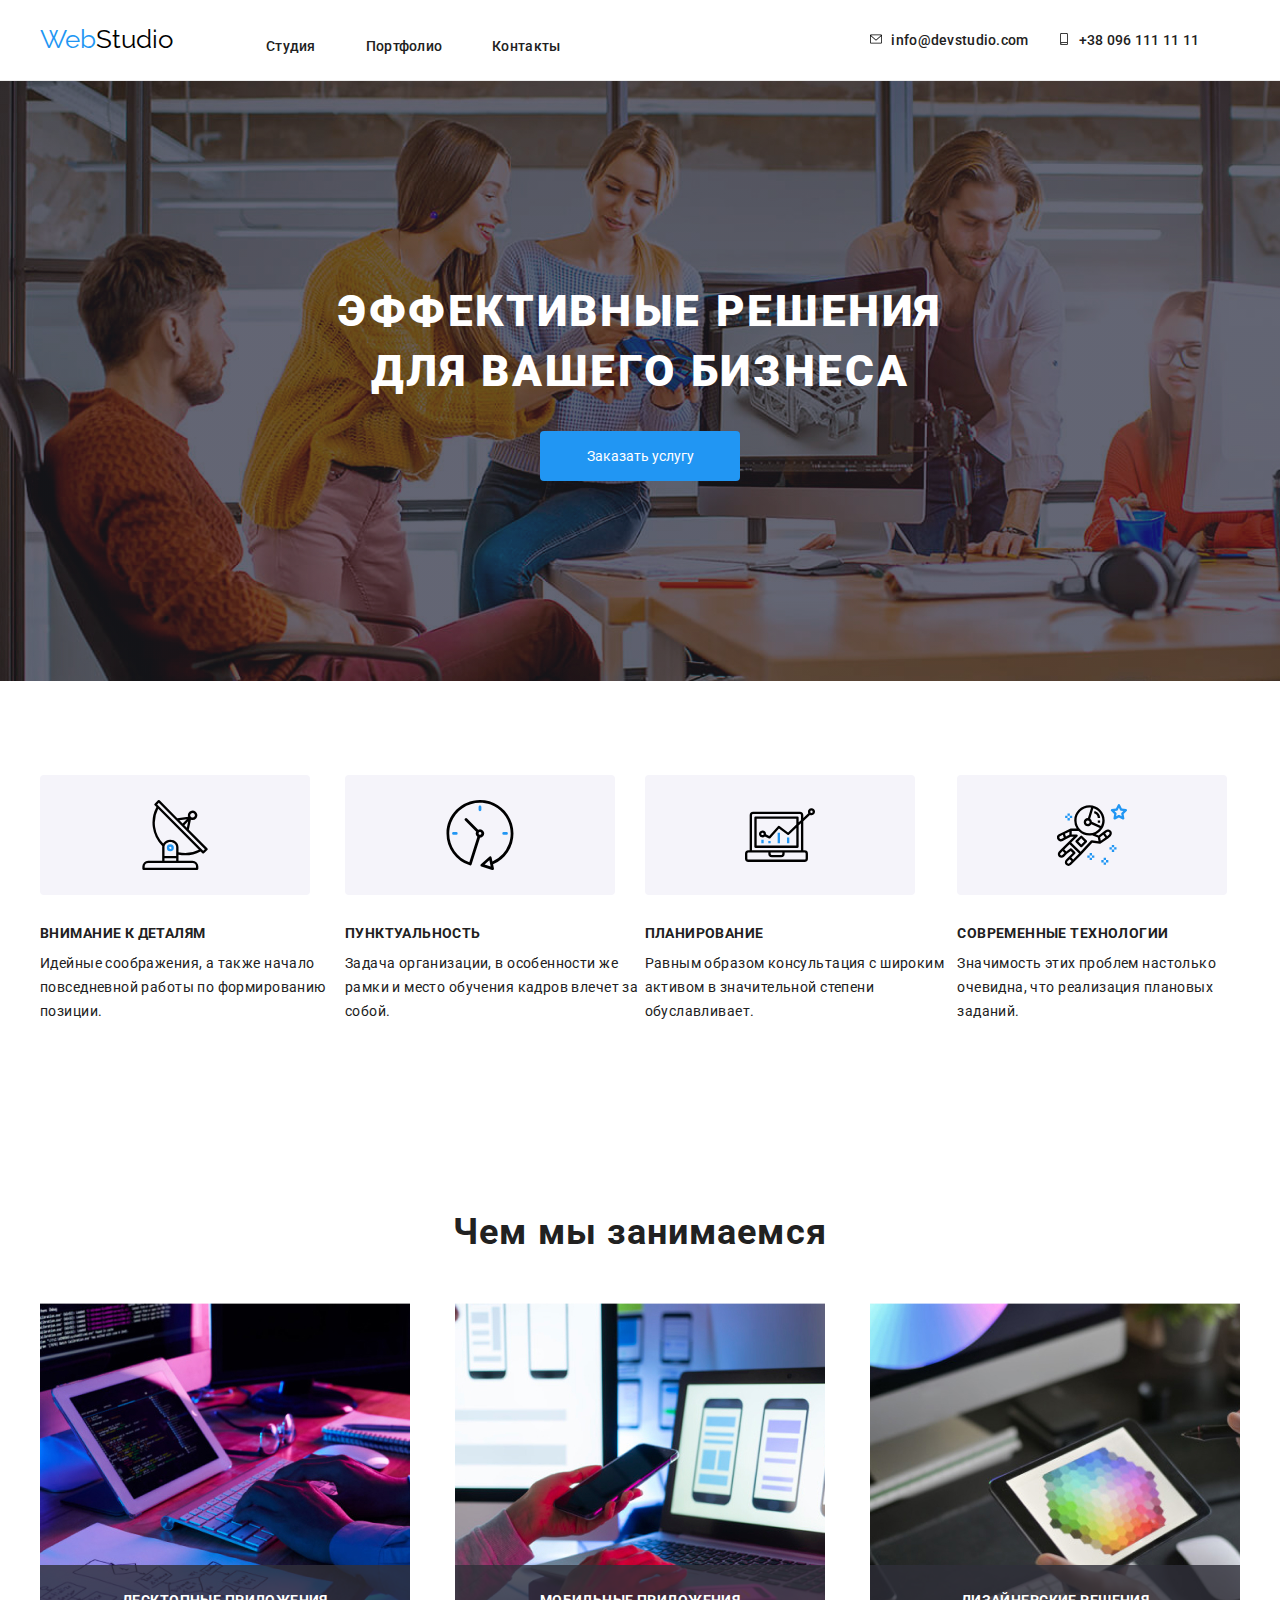
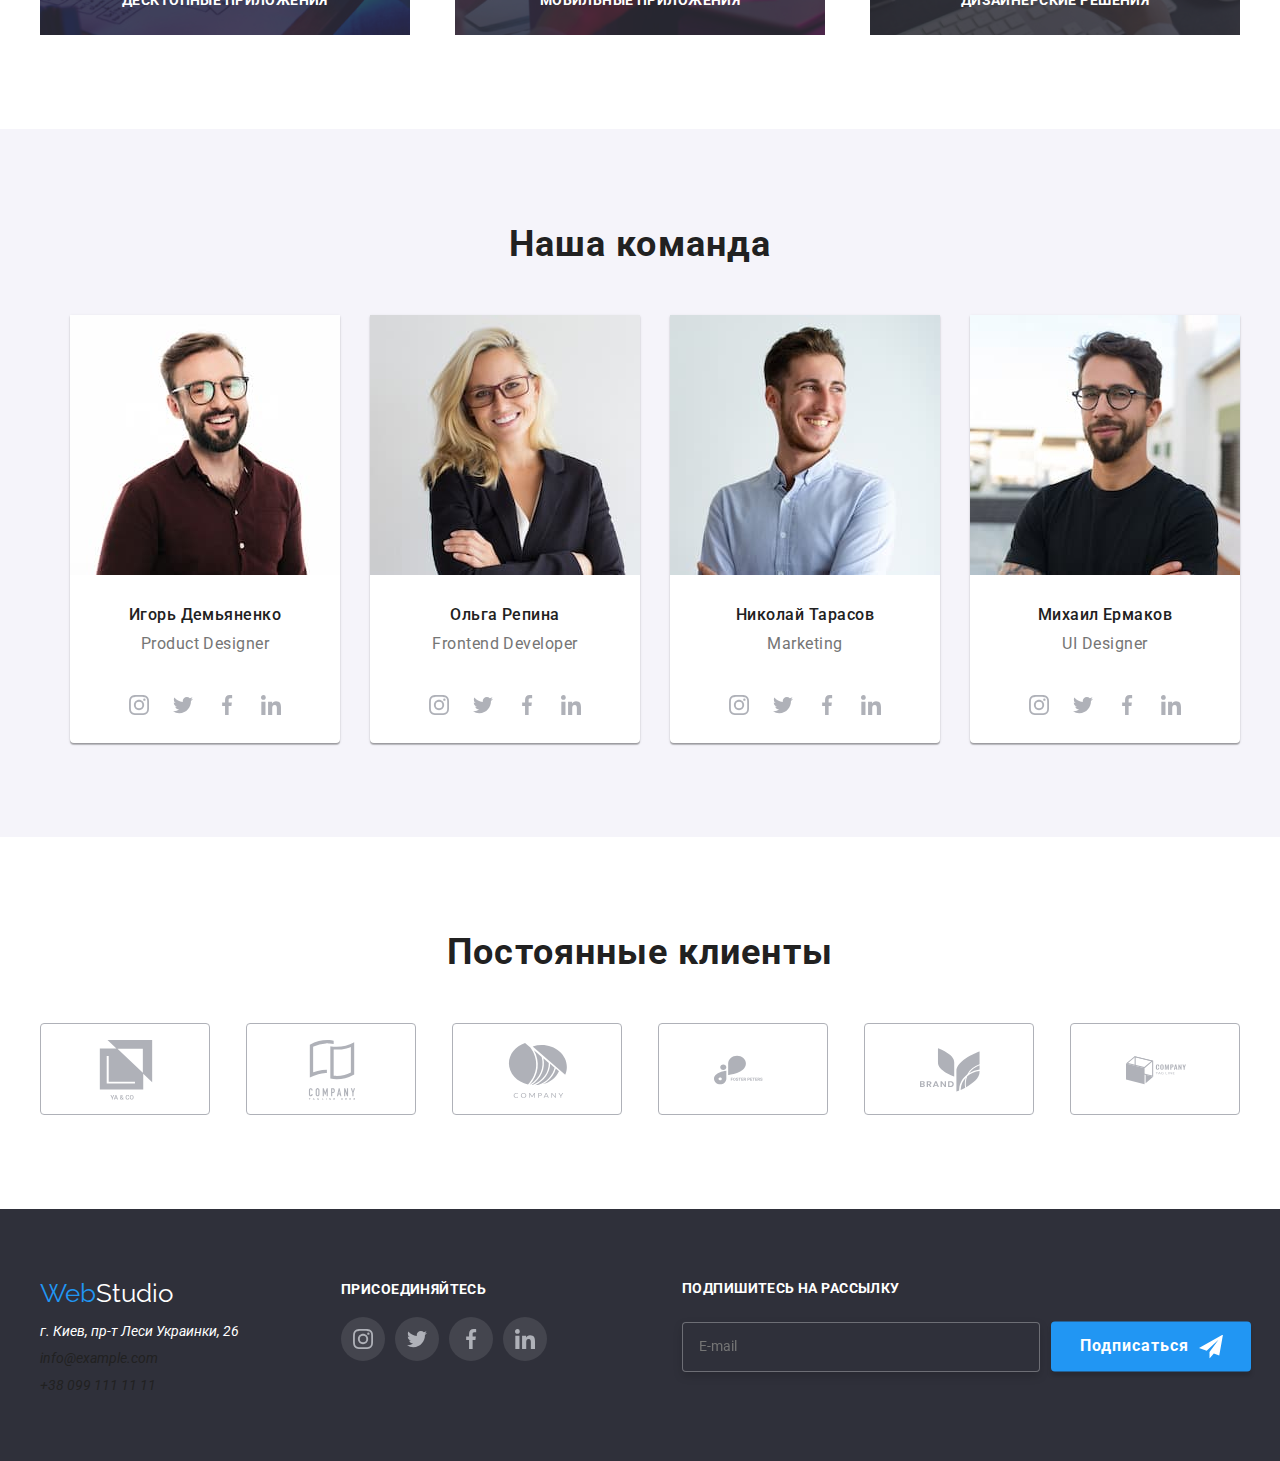
<file: index.html>
<!DOCTYPE html>
<html lang="ru">
    <head>
        <meta charset="UTF-8">
        <meta http-equiv="X-UA-Compatible" content="IE=edge">
        <meta name="viewport" content="width=device-width, initial-scale=1.0">
        <title>Web Studio</title>
        <link rel="stylesheet" href="https://cdnjs.cloudflare.com/ajax/libs/modern-normalize/1.0.0/modern-normalize.min.css">
        <link rel="preconnect" href="https://fonts.gstatic.com">
        <link rel="stylesheet" href="https://fonts.googleapis.com/css2?family=Raleway:wght@700&family=Roboto:wght@400;500;700;900&display=swap">
        <link rel="stylesheet" href="./css/main.min.css">
    </head>
    <template class="my-icons">
        <svg class="icon">
            <use href="./images/icons/sprite.svg#icon-smartphone"></use>
        </svg>
        <svg class="icon">
            <use href="./images/icons/sprite.svg#icon-envelope"></use>
        </svg>
        <svg class="icon">
            <use href="./images/icons/sprite.svg#icon-instagram"></use>
        </svg>
        <svg class="icon">
            <use href="./images/icons/sprite.svg#icon-twitter"></use>
        </svg>
        <svg class="icon">
            <use href="./images/icons/sprite.svg#icon-facebook"></use>
        </svg>
        <svg class="icon">
            <use href="./images/icons/sprite.svg#icon-linkedin"></use>
        </svg>
        <svg class="icon">
            <use href="./images/icons/sprite.svg#icon-antenna"></use>
        </svg>
        <svg class="icon">
            <use href="./images/icons/sprite.svg#icon-clock"></use>
        </svg>
        <svg class="icon">
            <use href="./images/icons/sprite.svg#icon-diagram"></use>
        </svg>
        <svg class="icon">
            <use href="./images/icons/sprite.svg#icon-astronaut"></use>
        </svg>
        <svg class="icon">
            <use href="./images/icons/sprite.svg#icon-client1"></use>
        </svg>
        <svg class="icon">
            <use href="./images/icons/sprite.svg#icon-client2"></use>
        </svg>
        <svg class="icon">
            <use href="./images/icons/sprite.svg#icon-client3"></use>
        </svg>
        <svg class="icon">
            <use href="./images/icons/sprite.svg#icon-client4"></use>
        </svg>
        <svg class="icon">
            <use href="./images/icons/sprite.svg#icon-client5"></use>
        </svg>
        <svg class="icon">
            <use href="./images/icons/sprite.svg#icon-client6"></use>
        </svg>
        <svg class="icon">
            <use href="./images/icons/sprite.svg#icon-phoneblack"></use>
        </svg>
        <svg class="icon">
            <use href="./images/icons/sprite.svg#icon-personblack"></use>
        </svg>
        <svg class="icon">
            <use href="./images/icons/sprite.svg#icon-emailblack"></use>
        </svg>
        <svg class="icon">
            <use href="./images/icons/sprite.svg#icon-closeblack"></use>
        </svg>
        <svg class="icon">
            <use href="./images/icons/sprite.svg#icon-icon-send"></use>
        </svg>
    </template>
    <body>
        <header class="page-header">
            <div class="container">
                <nav class="nav">
                    <a class="logo" href="index.html" lang="en"> <span class="logo-text__blue">Web</span>Studio</a>
                    <ul class="nav-list">
                        <li class="nav-list__item"><a href="index.html">Студия</a></li>
                        <li class="nav-list__item"><a href="portfolio.html">Портфолио</a></li>
                        <li class="nav-list__item"><a href="#">Контакты</a></li>
                    </ul>
                    <ul class="nav-link">
                        <li class="nav-link__item"><a href="mailto:info@devstudio.com">
                            <svg class="nav-link__icon">
                                <use href="./images/icons/sprite.svg#icon-envelope"></use>
                            </svg>info@devstudio.com</a>
                        </li>
                        <li class="nav-link__item"><a href="tel:+380961111111">
                            <svg class="nav-link__icon">
                                <use href="./images/icons/sprite.svg#icon-smartphone"></use>
                            </svg>+38 096 111 11 11</a>
                        </li>  
                    </ul>
                </nav>
            </div>     
        </header> 
        <main>
            <section class="section hero">
                <div class="container hero">
                    <h1 class="title-hero">Эффективные решения для вашего бизнеса</h1>       
                    <button data-modal-open class="button-hero" type="button">Заказать услугу</button>       
                </div>
            </section>
            <section class="section">
                <div class="container">
                    <h2 class="specifics-title" hidden>Особенности</h2>
                    <ul class="specifics-list">
                        <li class="specifics-list__item">
                            <div class="specifics-box">
                                <svg class="specifics-box__icon">
                                    <use href="./images/icons/sprite.svg#icon-antenna"></use>
                                </svg>
                            </div>
                            <h3 class="specifics-box__title">Внимание к деталям</h3>
                            <p class="specifics-box__text">Идейные соображения, а также начало повседневной работы по формированию позиции.</p>
                        </li>
                        <li class="specifics-list__item">
                            <div class="specifics-box">
                                <svg class="specifics-box__icon">
                                    <use href="./images/icons/sprite.svg#icon-clock"></use>
                                </svg>
                            </div>
                            <h3 class="specifics-box__title">Пунктуальность</h3>
                            <p class="specifics-box__text">Задача организации, в особенности же рамки и место обучения кадров влечет за собой.</p>
                        </li>
                        <li class="specifics-list__item">
                            <div class="specifics-box">
                                <svg class="specifics-box__icon">
                                    <use href="./images/icons/sprite.svg#icon-diagram"></use>
                                </svg>
                            </div>
                            <h3 class="specifics-box__title">Планирование</h3>
                            <p class="specifics-box__text">Равным образом консультация с широким активом в значительной степени обуславливает.</p>
                        </li>
                        <li class="specifics-list__item">
                            <div class="specifics-box">
                                <svg class="specifics-box__icon">
                                    <use href="./images/icons/sprite.svg#icon-astronaut"></use>
                                </svg>
                            </div>
                            <h3 class="specifics-box__title">Современные технологии</h3>
                            <p class="specifics-box__text">Значимость этих проблем настолько очевидна, что реализация плановых заданий.</p>
                        </li>           
                    </ul>
                 </div>   
            </section>
            <section class="section"> 
                <div class="container">
                    <h2 class="business-title">Чем мы занимаемся</h2>
                    <ul class="business-list">
                        <li>
                            <div class="business-thumb">
                                <img src="./images/img.jpg" alt="розработка сайта">
                                <p class="business-thumb__label">Десктопные приложения</p>
                            </div>
                        </li>
                        <li>
                            <div class="business-thumb">
                                <img src="./images/img(1).jpg" alt="мобильные приложения">
                                <p class="business-thumb__label">Мобильные приложения</p>
                            </div>
                        </li>
                        <li>
                            <div class="business-thumb">
                                <img src="./images/img(2).jpg" alt="дизай">
                                <p class="business-thumb__label">Дизайнерские решения</p>
                            </div>
                        </li>
                    </ul>
                </div>    
            </section>    
            <section class="section team">
                <div class="container team">
                    <h2 class="team-title">Наша команда</h2>
                    <ul class="team-set">
                        <li class="team-set__card">
                            <img src="./images/img(3).jpg" alt="Игорь Демьяненко" width="270">
                            <h3 class="team-set__name">Игорь Демьяненко</h3>
                            <p class="team-set__position" lang="en">Product Designer</p>
                            <ul class="team-set-icon">
                                <li class="team-set-icon__item">
                                    <svg class="icon">
                                        <use href="./images/icons/sprite.svg#icon-instagram"></use>
                                    </svg>
                                </li>
                                <li class="team-set-icon__item">
                                    <svg class="icon">
                                        <use href="./images/icons/sprite.svg#icon-twitter"></use>
                                    </svg></li>
                                <li class="team-set-icon__item">
                                    <svg class="icon">
                                        <use href="./images/icons/sprite.svg#icon-facebook"></use>
                                    </svg></li>
                                <li class="team-set-icon__item">
                                    <svg class="icon">
                                        <use href="./images/icons/sprite.svg#icon-linkedin"></use>
                                    </svg></li>
                            </ul>
                        </li>
                        <li class="team-set__card">
                            <img src="./images/img(4).jpg" alt="Ольга Репина" width="270">
                            <h3 class="team-set__name">Ольга Репина</h3>
                            <p class="team-set__position" lang="en">Frontend Developer</p>
                            <ul class="team-set-icon">
                                <li class="team-set-icon__item">
                                    <svg class="icon">
                                        <use href="./images/icons/sprite.svg#icon-instagram"></use>
                                    </svg></li>
                                <li class="team-set-icon__item">
                                    <svg class="icon">
                                        <use href="./images/icons/sprite.svg#icon-twitter"></use>
                                    </svg></li>
                                <li class="team-set-icon__item">   
                                    <svg class="icon">
                                        <use href="./images/icons/sprite.svg#icon-facebook"></use>
                                    </svg></li>
                                <li class="team-set-icon__item">
                                    <svg class="icon">
                                        <use href="./images/icons/sprite.svg#icon-linkedin"></use>
                                    </svg></li>
                            </ul>
                        </li>
                        <li class="team-set__card">
                            <img src="./images/img(5).jpg" alt="Николай Тарасов" width="270">
                            <h3 class="team-set__name">Николай Тарасов</h3>
                            <p class="team-set__position" lang="en">Marketing</p>
                            <ul class="team-set-icon">
                                <li class="team-set-icon__item">
                                    <svg class="icon">
                                        <use href="./images/icons/sprite.svg#icon-instagram"></use>
                                    </svg></li>
                                <li class="team-set-icon__item">
                                    <svg class="icon">
                                        <use href="./images/icons/sprite.svg#icon-twitter"></use>
                                    </svg></li>
                                <li class="team-set-icon__item">
                                    <svg class="icon">
                                        <use href="./images/icons/sprite.svg#icon-facebook"></use>
                                    </svg></li>
                                <li class="team-set-icon__item">
                                    <svg class="icon">
                                        <use href="./images/icons/sprite.svg#icon-linkedin"></use>
                                    </svg></li>
                            </ul>
                        </li>
                        <li class="team-set__card">
                            <img src="./images/img(6).jpg" alt="Михаил Ермаков" width="270">
                            <h3 class="team-set__name">Михаил Ермаков</h3>
                            <p class="team-set__position" lang="en">UI Designer</p>
                            <ul class="team-set-icon">
                                <li class="team-set-icon__item">
                                    <svg class="icon">
                                        <use href="./images/icons/sprite.svg#icon-instagram"></use>
                                    </svg></li>
                                <li class="team-set-icon__item">
                                    <svg class="icon">
                                        <use href="./images/icons/sprite.svg#icon-twitter"></use>
                                    </svg></li>
                                <li class="team-set-icon__item">
                                    <svg class="icon">
                                        <use href="./images/icons/sprite.svg#icon-facebook"></use>
                                    </svg></li>
                                <li class="team-set-icon__item">
                                    <svg class="icon">
                                        <use href="./images/icons/sprite.svg#icon-linkedin"></use>
                                    </svg></li>
                            </ul>
                        </li>
                    </ul>
                </div>    
            </section>
            <section class="section">
                <div class="container">
                    <h2 class="clients-title">Постоянные клиенты</h2>
                    <ul class="clients-list">
                        <li class="clients-list__item">
                            <svg class="clients-list__icon">
                                <use href="./images/icons/sprite.svg#icon-client1"></use>
                            </svg>
                        </li>
                        <li class="clients-list__item">
                            <svg class="clients-list__icon">
                                <use href="./images/icons/sprite.svg#icon-client2"></use>
                            </svg>
                        </li>   
                        <li class="clients-list__item">
                            <svg class="clients-list__icon">
                                <use href="./images/icons/sprite.svg#icon-client3"></use>
                            </svg>
                        </li>
                        <li class="clients-list__item">
                            <svg class="clients-list__icon">
                                <use href="./images/icons/sprite.svg#icon-client4"></use>
                            </svg>
                        </li>
                        <li class="clients-list__item">
                            <svg class="clients-list__icon">
                                <use href="./images/icons/sprite.svg#icon-client5"></use>
                            </svg>                           
                        </li>
                        <li class="clients-list__item">
                            <svg class="clients-list__icon">
                                <use href="./images/icons/sprite.svg#icon-client6"></use>
                            </svg>
                        </li>
                    </ul>
                </div>
            </section>     
        </main>  
        <footer class="footer">
            <div class="container footer">
                <div class="address-box">
                    <a href="index.html" class="logo" lang="en"><span class="logo-text__blue">Web</span><span class="logo-text__white">Studio</span></a>
                    <address class="address">
                        <p class="address__text">г. Киев, пр-т Леси Украинки, 26</p>
                        <ul class="address__list">
                            <li class="address-list__item">
                                <a href="mailto:info@example.com">info@example.com</a>
                            </li>
                            <li class="address-list__item">
                                <a href="tel:+380991111111">+38 099 111 11 11</a>
                            </li>
                        </ul>
                    </address>
                </div>    
                <div class="footer-social-box">
                    <h3 class="footer-social__title">присоединяйтесь</h3>
                    <ul class="footer-social-icon-list">
                        <li class="footer-social-icon__item"><a href="#"></a>
                            <svg class="icon">
                                <use href="./images/icons/sprite.svg#icon-instagram"></use>
                            </svg></li>
                        <li class="footer-social-icon__item"><a href="#"></a>
                            <svg class="icon">
                                <use href="./images/icons/sprite.svg#icon-twitter"></use>
                            </svg></li>
                        <li class="footer-social-icon__item"><a href="#"></a>
                            <svg class="icon">
                                <use href="./images/icons/sprite.svg#icon-facebook"></use>
                            </svg></li>
                        <li class="footer-social-icon__item"><a href="#"></a>
                            <svg class="icon">
                                <use href="./images/icons/sprite.svg#icon-linkedin"></use>
                            </svg></li>
                    </ul>
                </div>
                <form class="form-footer" >
                    <div class="form-footer-sing">
                        <label for="email" class="form-footer-label">Подпишитесь на рассылку</label>
                        <textarea name="email" class="form-footer-input-mail" placeholder="E-mail"></textarea>
                    </div>
                    <button type="submit" class="footer-btn">
                        <span class="footer-btn__text">Подписаться</span>
                        <span class="footer-btn__icon"></span>
                    </button>
                </form>
            </div>
        </footer> 
        <div class="backdprop is-hidden" data-modal>
           <div class="modal">
                <button class="btn-close" data-modal-close><svg class="icon-close">
                    <use href="./images/icons/sprite.svg#icon-closeblack"></use>
                </svg></button>
                <form class="form">
                    <h2 class="form-title">Оставьте свои данные, мы вам перезвоним</h2>
                        <div class="form-field">
                            <label for="name"class="form-fiel__label" >Имя</label>
                            <input id="name" name="name" type="text" class="form-field__input">
                            <svg class="form-field__icon">
                                <use href="./images/icons/sprite.svg#icon-personblack"></use>
                            </svg>
                        </div>
                        <div class="form-field">
                            <label for="tel" class="form-fiel__label">Телефон</label> 
                            <input id="tel" name="tel" type="tel" class="form-field__input">
                            <svg class="form-field__icon">
                                <use href="./images/icons/sprite.svg#icon-phoneblack"></use>
                            </svg>
                        </div>
                        <div class="form-field">
                            <label id="email" for="email" class="form-fiel__label">Почта</label>
                            <input name="email" type="email" class="form-field__input">
                            <svg class="form-field__icon">
                                <use href="./images/icons/sprite.svg#icon-emailblack"></use>
                            </svg>
                        </div>
                        <label for="comment" class="form-field">
                            <span class="form-fiel__label">Комментарий</span>
                            <textarea  type="comment" class="form-field-textarea" placeholder="Введите текст"></textarea>
                        </label>
                        <label class="form-field-checkbox">
                            <input class="form-field-checkbox__input" type="checkbox" name="contract">
                            <span class="icon-chek"></span>
                            <span>Соглашаюсь с рассылкой и принимаю<a href="#">Условия договора</a></span> 
                        </label> 
                        <button type="submit" class="form-btn">Отправить</button>
                </form>
           </div> 
        </div>
        <script src="./js/modal.js"></script>
    </body>
</html>
</file>
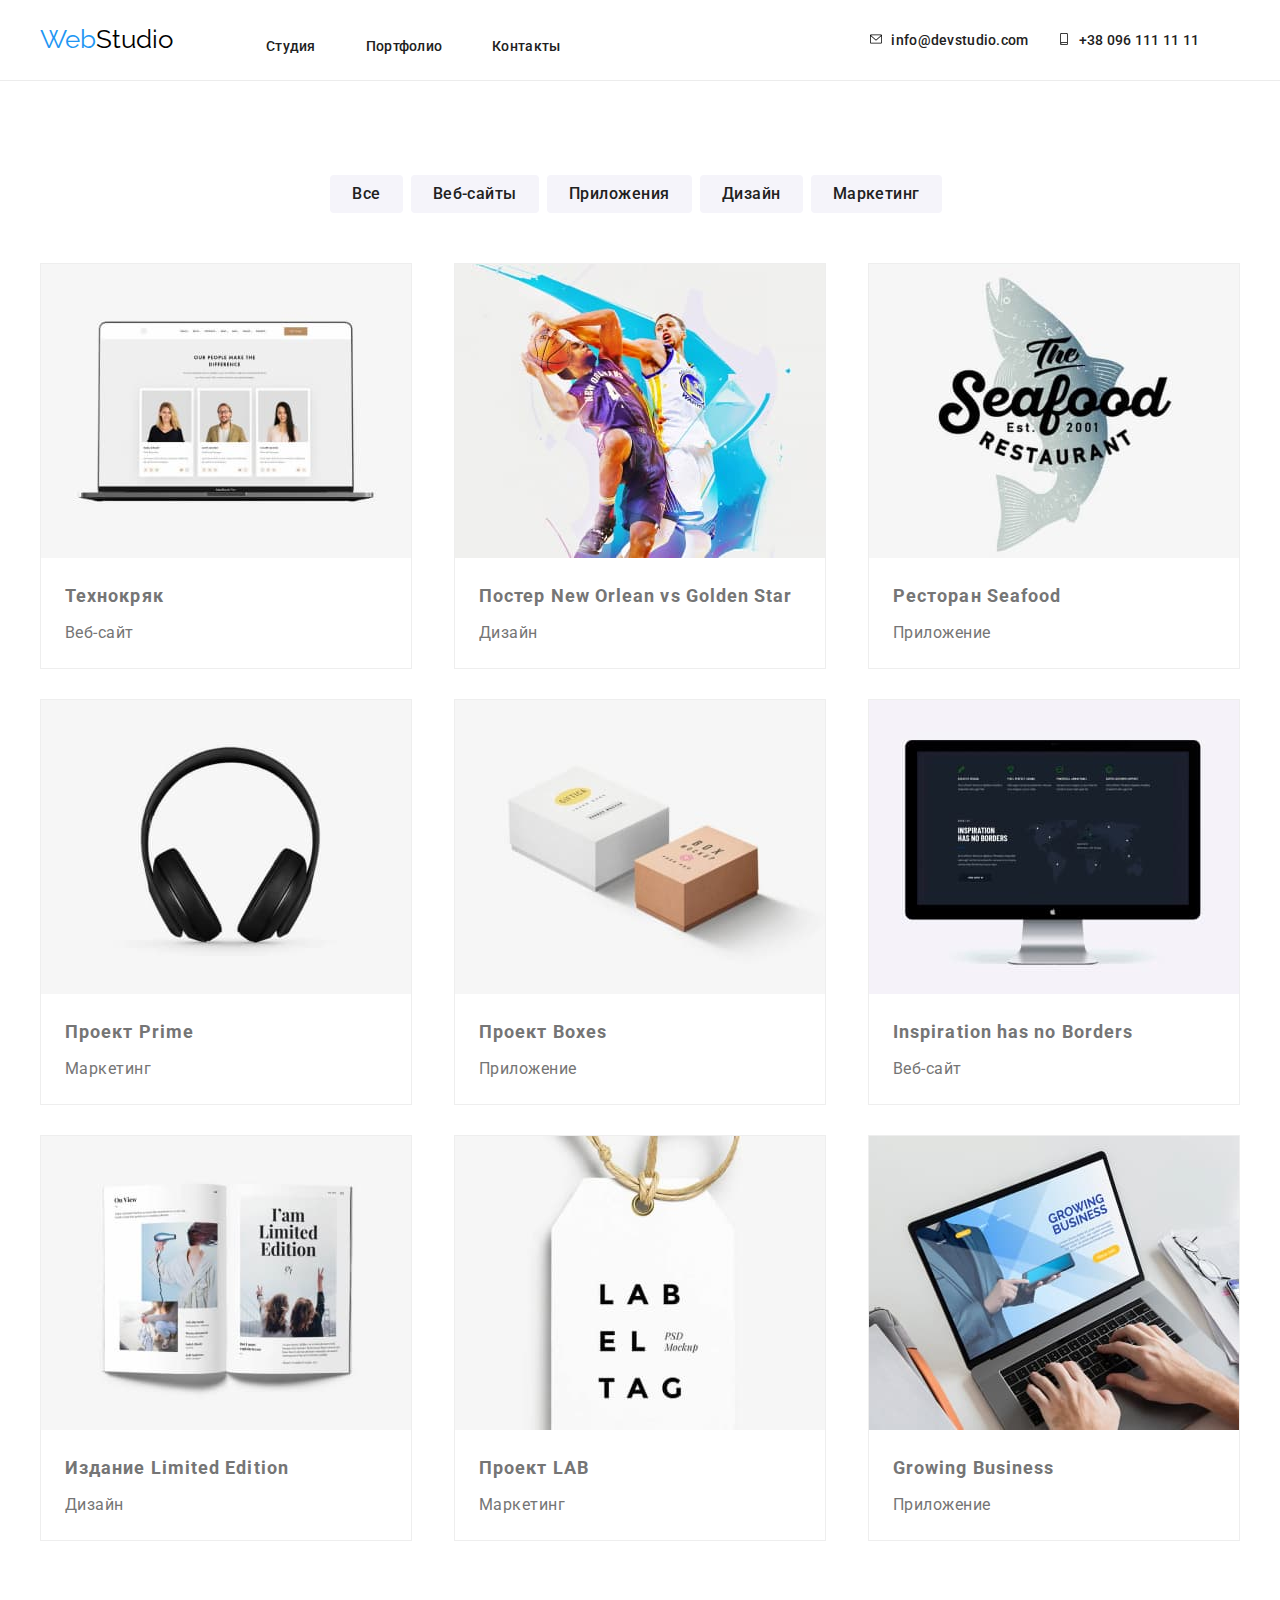
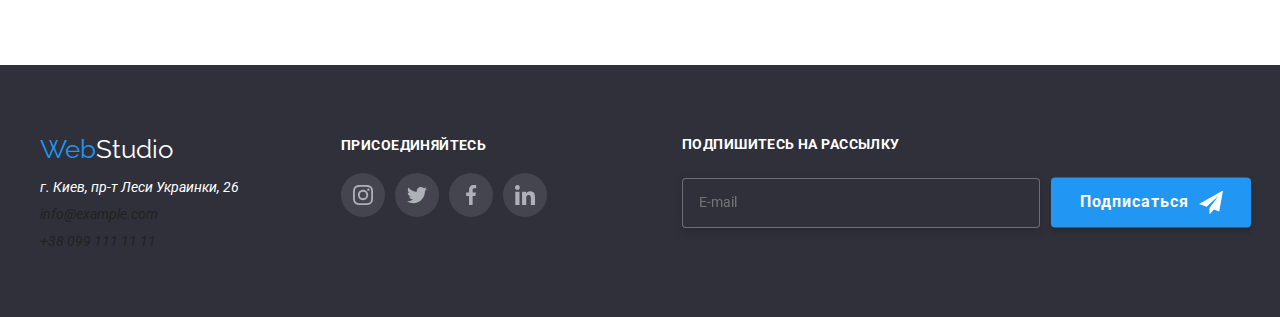
<file: portfolio.html>
<!DOCTYPE html>
<html lang="ru">
<head>
    <meta charset="UTF-8">
    <meta http-equiv="X-UA-Compatible" content="IE=edge">
    <meta name="viewport" content="width=device-width, initial-scale=1.0">
    <title>Portfolio</title>
    <link rel="stylesheet" href="https://cdnjs.cloudflare.com/ajax/libs/modern-normalize/1.0.0/modern-normalize.min.css"/>
    <link rel="preconnect" href="https://fonts.gstatic.com">
    <link href="https://fonts.googleapis.com/css2?family=Raleway:wght@700&family=Roboto:wght@400;500;700;900&display=swap" rel="stylesheet">
    <link rel="stylesheet" href='./css/main.min.css'>
</head>
<body>
    <header class="page-header">
        <div class="container">
            <nav class="nav">
                <a class="logo" href="index.html" lang="en"> <span class="logo-text__blue">Web</span>Studio</a>
                <ul class="nav-list">
                    <li class="nav-list__item"><a href="index.html">Студия</a></li>
                    <li class="nav-list__item"><a href="portfolio.html">Портфолио</a></li>
                    <li class="nav-list__item"><a href="#">Контакты</a></li>
                </ul>
                <ul class="nav-link">
                    <li class="nav-link__item"><a href="mailto:info@devstudio.com">
                        <svg class="nav-link__icon">
                            <use href="./images/icons/sprite.svg#icon-envelope"></use>
                        </svg>info@devstudio.com</a>
                    </li>
                    <li class="nav-link__item"><a href="tel:+380961111111">
                        <svg class="nav-link__icon">
                            <use href="./images/icons/sprite.svg#icon-smartphone"></use>
                        </svg>+38 096 111 11 11</a>
                    </li>  
                </ul>
            </nav>
        </div>     
    </header>
    <main>
        <section class="section">
            <div class="container">
                <h2 hidden>Портфолио</h2>
                <ul class="portfolio-filters">
                    <li><button type="button" class="filter-button active">Все</button></li>
                    <li><button type="button" class="filter-button">Веб-сайты</button></li>
                    <li><button type="button" class="filter-button">Приложения</button></li>
                    <li><button type="button" class="filter-button">Дизайн</button></li>
                    <li><button type="button" class="filter-button">Маркетинг</button></li>
                </ul> 
                <ul class="portfolio-set-cards">
                    <li class="portfolio-card">
                        <a href="#">
                            <div class="portfolio-wrapper-card">
                                <img src="./images/imga.jpg" width="370" alt="images">
                                <div class="card-overlay">
                                    <p class="card-overlay__text">Технокряк это современная площадка распространения коронавируса. Компании используют эту платформу для цифрового шпионажа и атак на защищённые сервера конкурентов.</p>
                                </div>
                            </div>
                            <div class="portfolio-card-info">   
                                <h3 class="portfolio-card__title">Технокряк</h3>
                                <p class="portfolio-card__text" >Веб-сайт</p>
                            </div>
                        </a>
                    </li>
                    <li class="portfolio-card">
                        <div class="portfolio-wrapper-card">
                        <a href="#">
                                <img src="./images/imgb.jpg" width="370" alt="images">
                                <div class="card-overlay">
                                    <p class="portfolio-card__text"></p>
                                </div>
                            </div>
                            <div class="portfolio-card-info">
                                <h3 class="portfolio-card__title">Постер New Orlean vs Golden Star</h3>
                                <p class="portfolio-card__text" >Дизайн</p>
                            </div>
                        </a> 
                    </li>
                    <li class="portfolio-card">
                        <a href="#">
                            <div class="portfolio-wrapper-card">
                                <img src="./images/imgc.jpg" width="370" alt="images">
                                <div class="card-overlay">
                                    <p class="portfolio-card__text"></p>
                                </div>
                            </div>
                            <div class="portfolio-card-info">    
                                <h3 class="portfolio-card__title">Ресторан Seafood</h3>
                                <p class="portfolio-card__text" >Приложение</p>
                            </div>
                        </a>                            
                    </li>
                    <li class="portfolio-card">
                        <a href="#">
                            <div class="portfolio-wrapper-card"> 
                                <img src="./images/imgd.jpg" width="370" alt="images">
                                <div class="card-overlay">
                                    <p class="portfolio-card__text"></p>
                                </div>
                            </div>  
                            <div class="portfolio-card-info">
                                <h3 class="portfolio-card__title">Проект Prime</h3>
                                <p class="portfolio-card__text" >Маркетинг</p>
                            </div>
                        </a>        
                    </li>
                    <li class="portfolio-card">
                        <a href="#">
                            <div class="portfolio-wrapper-card">
                                <img src="./images/imge.jpg" width="370" alt="images">
                                <div class="card-overlay">
                                    <p class="portfolio-card__text"></p>
                                </div>
                            </div>
                            <div class="portfolio-card-info">    
                                <h3 class="portfolio-card__title">Проект Boxes</h3>
                                <p class="portfolio-card__text" >Приложение</p>
                            </div>
                        </a>
                    </li>
                    <li class="portfolio-card">
                        <a href="#">
                            <div class="portfolio-wrapper-card">
                                <img src="./images/imgf.jpg" width="370" alt="images">
                                <div class="card-overlay">
                                    <p class="portfolio-card__text"></p>
                                </div>
                            </div>    
                            <div class="portfolio-card-info">    
                                <h3 class="portfolio-card__title">Inspiration has no Borders</h3>
                                <p class="portfolio-card__text" >Веб-сайт</p>
                            </div>
                        </a>
                    </li>
                    <li class="portfolio-card">
                        <a href="#">
                            <div class="portfolio-wrapper-card">
                                <img src="./images/imgg.jpg" width="370" alt="images">
                                <div class="card-overlay">
                                    <p class="portfolio-card__text"></p>
                                </div>
                            </div>
                            <div class="portfolio-card-info">    
                                <h3 class="portfolio-card__title">Издание Limited Edition</h3>
                                <p class="portfolio-card__text" >Дизайн</p>
                            </div>
                        </a>  
                    </li>
                    <li class="portfolio-card">
                        <a href="#">
                            <div class="portfolio-wrapper-card">
                                <img src="./images/imgh.jpg" width="370" alt="images">
                                <div class="card-overlay">
                                    <p class="portfolio-card__text"></p>
                                </div>
                            </div>
                            <div class="portfolio-card-info">        
                                <h3 class="portfolio-card__title">Проект LAB</h3>
                                <p class="portfolio-card__text" >Маркетинг</p>
                            </div>                
                        </a>
                    </li>
                    <li class="portfolio-card">
                        <a href="#">
                            <div class="portfolio-wrapper-card">
                                <img src="./images/imgi.jpg" width="370" alt="images">
                                <div class="card-overlay">
                                    <p class="portfolio-card__text"></p>
                                </div>
                            </div>
                            <div class="portfolio-card-info">        
                                <h3 class="portfolio-card__title">Growing Business</h3>
                                <p class="portfolio-card__text" >Приложение</p>
                            </div>
                        </a>
                    </li>
                </ul>
            </div>
        </section>
    </main>
    <footer class="footer">
        <div class="container footer">
            <div class="address-box">
                <a href="index.html" class="logo" lang="en"><span class="logo-text__blue">Web</span><span class="logo-text__white">Studio</span></a>
                <address class="address">
                    <p class="address__text">г. Киев, пр-т Леси Украинки, 26</p>
                    <ul class="address__list">
                        <li class="address-list__item">
                            <a href="mailto:info@example.com">info@example.com</a>
                        </li>
                        <li class="address-list__item">
                            <a href="tel:+380991111111">+38 099 111 11 11</a>
                        </li>
                    </ul>
                </address>
            </div>    
            <div class="footer-social-box">
                <h3 class="footer-social__title">присоединяйтесь</h3>
                <ul class="footer-social-icon-list">
                    <li class="footer-social-icon__item"><a href="#"></a>
                        <svg class="icon">
                            <use href="./images/icons/sprite.svg#icon-instagram"></use>
                        </svg></li>
                    <li class="footer-social-icon__item"><a href="#"></a>
                        <svg class="icon">
                            <use href="./images/icons/sprite.svg#icon-twitter"></use>
                        </svg></li>
                    <li class="footer-social-icon__item"><a href="#"></a>
                        <svg class="icon">
                            <use href="./images/icons/sprite.svg#icon-facebook"></use>
                        </svg></li>
                    <li class="footer-social-icon__item"><a href="#"></a>
                        <svg class="icon">
                            <use href="./images/icons/sprite.svg#icon-linkedin"></use>
                        </svg></li>
                </ul>
            </div>
            <form class="form-footer" >
                <div class="form-footer-sing">
                    <label for="email" class="form-footer-label">Подпишитесь на рассылку</label>
                    <textarea name="email" class="form-footer-input-mail" placeholder="E-mail"></textarea>
                </div>
                <button type="submit" class="footer-btn">
                    <span class="footer-btn__text">Подписаться</span>
                    <span class="footer-btn__icon"></span>
                </button>
            </form>
        </div>
    </footer>
</body>
</html>
</file>
<file: css/main.min.css>
*{margin:0;padding:0}::before,::after{-webkit-box-sizing:border-box;box-sizing:border-box;margin:0;padding:0}body{font-family:"Roboto";color:#212121;font-size:14px;line-height:1.9;font-style:normal}ul{list-style:none}a{color:inherit;text-decoration:none}img{display:block;max-width:100%;height:auto}.container{width:1200px;margin:0 auto}.section{padding:94px 0}button{border:none}.page-header{border-bottom:#ececec solid 1px}.nav{display:-webkit-box;display:-ms-flexbox;display:flex;-webkit-box-orient:horizontal;-webkit-box-direction:normal;-ms-flex-direction:row;flex-direction:row;-webkit-box-align:center;-ms-flex-align:center;align-items:center;height:80px}.nav-list{display:-webkit-box;display:-ms-flexbox;display:flex;padding:0px;margin-right:331px;margin-bottom:-27px}.nav-link{display:-webkit-box;display:-ms-flexbox;display:flex}.nav-list__item{font-family:"Roboto";font-style:normal;font-weight:500;font-size:14px;line-height:16px;letter-spacing:0.02em;color:#212121}.nav-list__item:hover{color:#2196f3}.nav-link__item{position:relative;font-family:"Roboto";font-weight:500;font-size:14px;line-height:16px;letter-spacing:0.02em;color:#212121}.nav-link__item:hover{color:#2196f3;fill:#2196f3}.nav-list__item::after{content:"";display:inline-block;width:100%;height:4px;background-color:#2196f3;opacity:0;margin-bottom:-8px;-webkit-transition:250ms cubic-bezier(0.4, 0, 0.2, 1);transition:250ms cubic-bezier(0.4, 0, 0.2, 1)}.nav-list__item:hover::after,.nav-list__item:active::after{opacity:1}.nav-link__item:not(:last-child),.nav-list__item:not(:last-child){margin-right:50px}.nav-link__icon{position:absolute;bottom:3px;left:-23px;display:inline-block;width:16px;height:12px;color:#757575;-webkit-transition:color 250ms cubic-bezier(0.4, 0, 0.2, 1);transition:color 250ms cubic-bezier(0.4, 0, 0.2, 1)}.logo{font-family:"Raleway";font-weight:700px;font-size:26px;line-height:1, 383;letter-spacing:3%;color:#000;margin-right:93px}.logo-text__blue{color:#2196f3}.logo-text__white{color:#fff}.section.hero{background-image:-webkit-gradient(linear, left top, right top, from(rgba(47,48,58,0.4)), to(rgba(47,48,58,0.4))),url("../images/bgheroimg.jpg");background-image:linear-gradient(to right, rgba(47,48,58,0.4), rgba(47,48,58,0.4)),url("../images/bgheroimg.jpg");max-width:1600px}.container.hero{display:-webkit-box;display:-ms-flexbox;display:flex;-webkit-box-orient:vertical;-webkit-box-direction:normal;-ms-flex-direction:column;flex-direction:column;-webkit-box-pack:center;-ms-flex-pack:center;justify-content:center;-webkit-box-align:center;-ms-flex-align:center;align-items:center;padding:106px 0px}.title-hero{font-family:"Roboto";font-weight:900;font-size:44px;line-height:60px;text-align:center;letter-spacing:0.06em;text-transform:uppercase;color:#fff;max-width:700px;margin-bottom:30px}.button-hero{border-radius:4px;cursor:pointer;background-color:#2196f3;color:#fff;width:200px;height:50px;-webkit-transition:color 250ms cubic-bezier(0.4, 0, 0.2, 1);transition:color 250ms cubic-bezier(0.4, 0, 0.2, 1)}.button-hero:hover{color:#fff;background:#188ce8;-webkit-box-shadow:0px 4px 4px rgba(0,0,0,0.15);box-shadow:0px 4px 4px rgba(0,0,0,0.15);border-radius:4px}.specifics-list{display:-webkit-box;display:-ms-flexbox;display:flex;-webkit-box-pack:justify;-ms-flex-pack:justify;justify-content:space-between;padding-left:0px;border-radius:4px}.specifics-list-item:not(:last-child){margin-right:30px}.specifics-box{width:270px;height:120px;background:#f5f4fa;border-radius:4px;margin-bottom:30px}.specifics-box__icon{width:70px;height:70px;margin:25px 100px}.specifics-box__title{display:-webkit-box;display:-ms-flexbox;display:flex;-webkit-box-pack:start;-ms-flex-pack:start;justify-content:flex-start;font-weight:bold;font-size:14px;line-height:16px;letter-spacing:0.03em;text-transform:uppercase;margin-bottom:10px}.specifics-box__text{font-family:"Roboto";line-height:24px;letter-spacing:0.03em}.business-title{font-weight:bold;font-size:36px;line-height:42px;text-align:center;letter-spacing:0.03em;margin-bottom:50px}.business-list{display:-webkit-box;display:-ms-flexbox;display:flex;-webkit-box-pack:justify;-ms-flex-pack:justify;justify-content:space-between;padding-left:0px}.business-list:not(:last-child){margin-right:30px}.business-thumb{position:relative;overflow:hidden}.business-thumb__label{position:absolute;bottom:0px;width:370px;height:70px;color:#fff;font-weight:700;font-size:14px;line-height:16px;text-align:center;letter-spacing:0.03em;text-transform:uppercase;background:rgba(47,48,58,0.8);padding:27px 0px}.section.team{background-color:#f5f4fa}.team-set{display:-webkit-box;display:-ms-flexbox;display:flex;-webkit-box-pack:justify;-ms-flex-pack:justify;justify-content:space-between;margin-left:30px}.team-title{font-weight:bold;font-size:36px;line-height:42px;text-align:center;letter-spacing:0.03em;margin-bottom:50px}.team-set__card{background:#fff;-webkit-box-shadow:0px 1px 3px rgba(0,0,0,0.12),0px 1px 1px rgba(0,0,0,0.14),0px 2px 1px rgba(0,0,0,0.2);box-shadow:0px 1px 3px rgba(0,0,0,0.12),0px 1px 1px rgba(0,0,0,0.14),0px 2px 1px rgba(0,0,0,0.2);border-radius:0px 0px 4px 4px;width:270px;height:428px}.team-set__name{font-weight:500;font-size:16px;line-height:19px;text-align:center;letter-spacing:0.03em;margin:30px 0px 10px 0px}.team-set__position{font-weight:normal;font-size:16px;line-height:19px;text-align:center;letter-spacing:0.03em;color:#757575;margin-bottom:30px}.team-set-icon{display:-webkit-box;display:-ms-flexbox;display:flex;-webkit-box-pack:center;-ms-flex-pack:center;justify-content:center}.team-set-icon__item{display:-webkit-box;display:-ms-flexbox;display:flex;-webkit-box-pack:center;-ms-flex-pack:center;justify-content:center;width:44px;height:44px;border-radius:50px;background-color:#fff;-webkit-transition:color 250ms cubic-bezier(0.4, 0, 0.2, 1);transition:color 250ms cubic-bezier(0.4, 0, 0.2, 1)}.team-set-icon__item:hover{background-color:#2196f3;cursor:pointer}.icon{fill:#afb1b8;width:20px;height:20px;margin:12px 12px;-webkit-transition:color 250ms cubic-bezier(0.4, 0, 0.2, 1);transition:color 250ms cubic-bezier(0.4, 0, 0.2, 1)}.icon:hover{fill:#fff;cursor:pointer}.clients-title{font-weight:bold;font-size:36px;line-height:42px;text-align:center;letter-spacing:0.03em;margin-bottom:50px}.clients-list{display:-webkit-box;display:-ms-flexbox;display:flex;-webkit-box-pack:justify;-ms-flex-pack:justify;justify-content:space-between}.clients-list__item{width:170px;height:92px;border:1px solid #afb1b8;-webkit-box-sizing:border-box;box-sizing:border-box;border-radius:4px}.clients-list__item:hover{border:1px solid #2196f3}.clients-list__icon{fill:#afb1b8;width:106px;height:60px;margin:16px 32px;-webkit-transition:color 250ms cubic-bezier(0.4, 0, 0.2, 1);transition:color 250ms cubic-bezier(0.4, 0, 0.2, 1)}.clients-list__icon:hover{fill:#2196f3}.footer{background-color:#2f303a}.container.footer{display:-webkit-box;display:-ms-flexbox;display:flex}.address-box{margin:60px 70px 0px 0px}.address{-webkit-box-pack:start;-ms-flex-pack:start;justify-content:flex-start;width:231px;height:81px}.address__text{color:#fff}.address-list{color:rgba(255,255,255,0.6)}.footer-social-box{width:206px;height:80px;margin:72px 93px 100px 0px}.footer-social__title{font-family:"Roboto";font-weight:bold;font-size:14px;line-height:16px;letter-spacing:0.03em;text-transform:uppercase;color:#fff;margin-bottom:20px}.footer-social-icon-list{display:-webkit-box;display:-ms-flexbox;display:flex;-webkit-box-pack:center;-ms-flex-pack:center;justify-content:center}.footer-social-icon__item{display:-webkit-box;display:-ms-flexbox;display:flex;-webkit-box-pack:center;-ms-flex-pack:center;justify-content:center;width:44px;height:44px;border-radius:50px;background-color:rgba(255,255,255,0.1);-webkit-transition:color 250ms cubic-bezier(0.4, 0, 0.2, 1);transition:color 250ms cubic-bezier(0.4, 0, 0.2, 1)}.footer-social-icon__item:hover{background-color:#2196f3;cursor:pointer}.footer-social-icon__item:not(:last-child){margin-right:10px}.form-footer{position:relative;display:-webkit-box;display:-ms-flexbox;display:flex;-webkit-box-pack:space-evenly;-ms-flex-pack:space-evenly;justify-content:space-evenly;-webkit-box-align:center;-ms-flex-align:center;align-items:center}.form-footer-sing{position:absolute;top:46%;left:42px;-webkit-transform:translateY(-50px);transform:translateY(-50px)}.form-footer-label{font-family:Roboto;font-style:normal;font-weight:bold;font-size:14px;line-height:16px;letter-spacing:0.03em;text-transform:uppercase;color:#fff}.form-footer-input-mail{width:358px;height:50px;border:1px solid rgba(255,255,255,0.3);-webkit-box-sizing:border-box;box-sizing:border-box;-webkit-filter:drop-shadow(0px 4px 4px rgba(0,0,0,0.15));filter:drop-shadow(0px 4px 4px rgba(0,0,0,0.15));border-radius:4px;margin-top:20px;background-color:#2f303a;resize:none;padding:15px 16px}.form-footer-input-mail:focus{color:#fff}.footer-btn{position:absolute;top:50%;left:411px;-webkit-transform:translateY(-27%);transform:translateY(-27%);width:200px;height:50px;background:#2196f3;-webkit-box-shadow:0px 4px 4px rgba(0,0,0,0.15);box-shadow:0px 4px 4px rgba(0,0,0,0.15);border-radius:4px;font-weight:bold;font-size:16px;-webkit-box-align:center;-ms-flex-align:center;align-items:center;text-align:center;letter-spacing:0.06em;color:#fff}.icon-send{height:24px;width:24px;fill:#fff}.footer-btn__text{position:absolute;left:29px;top:50%;-webkit-transform:translateY(-50%);transform:translateY(-50%)}.footer-btn__icon{position:absolute;right:28px;top:50%;-webkit-transform:translateY(-50%);transform:translateY(-50%);width:24px;height:24px;background-image:url(../images/icons/icon-send.svg)}.backdprop{position:fixed;left:0px;top:0px;width:100%;height:100%;background:rgba(255,255,0,0.05);opacity:1;-webkit-transition:color opacity 250ms cubic-bezier(0.4, 0, 0.2, 1);transition:color opacity 250ms cubic-bezier(0.4, 0, 0.2, 1)}.backdprop.is-hidden{opacity:0;pointer-events:none}.modal{position:absolute;top:50%;left:50%;-webkit-transform:translate(-50%, -50%);transform:translate(-50%, -50%);width:528px;background:#fff;-webkit-box-shadow:0px 1px 3px rgba(0,0,0,0.12),0px 1px 1px rgba(0,0,0,0.14),0px 2px 1px rgba(0,0,0,0.2);box-shadow:0px 1px 3px rgba(0,0,0,0.12),0px 1px 1px rgba(0,0,0,0.14),0px 2px 1px rgba(0,0,0,0.2);border-radius:4px}.btn-close{position:absolute;top:8px;right:8px;width:30px;height:30px;background:#fff;border:1px solid rgba(0,0,0,0.1);-webkit-box-sizing:border-box;box-sizing:border-box;border-radius:50px}.btn-close:hover{fill:#2196f3;border-color:#2196f3}.form{width:528px;height:581px;background:#fff;-webkit-box-shadow:0px 1px 3px rgba(0,0,0,0.12),0px 1px 1px rgba(0,0,0,0.14),0px 2px 1px rgba(0,0,0,0.2);box-shadow:0px 1px 3px rgba(0,0,0,0.12),0px 1px 1px rgba(0,0,0,0.14),0px 2px 1px rgba(0,0,0,0.2);border-radius:4px;padding:40px}.icon-close{position:absolute;left:5px;top:6px;width:18px;height:18px}.form-title{font-family:Roboto;font-style:normal;font-weight:bold;font-size:20px;line-height:23px;text-align:center;letter-spacing:0.03em;color:#212121;margin-bottom:12px}.form-field{position:relative;display:-webkit-box;display:-ms-flexbox;display:flex;-webkit-box-orient:vertical;-webkit-box-direction:normal;-ms-flex-direction:column;flex-direction:column;margin-bottom:10px}.form-fiel__label{position:relative;display:-webkit-box;display:-ms-flexbox;display:flex;font-family:Roboto;font-style:normal;font-weight:normal;font-size:12px;line-height:14px;letter-spacing:0.01em;color:#757575;margin-bottom:4px}.form-field__input{position:relative;height:40px;border:rgba(33,33,33,0.2) solid 1px;border-radius:4px;padding-left:45px;outline:none}.form-field__input:focus{border-color:#2196f3}.form-field__icon{position:absolute;left:12px;top:28px;-webkit-transform:translateY(1px);transform:translateY(1px);display:inline-block;width:18px;height:18px}.form-field__icon:focus{fill:#2196f3}.form-field-textarea{position:absolute;width:448px;height:120px;border:1px solid rgba(33,33,33,0.2);border-radius:4px;margin-bottom:20px;padding:12px 16px;outline:none;resize:none}.form-field-textarea:focus{border-color:#2196f3}.form-field-checkbox__input{position:absolute;white-space:nowrap;width:1px;height:1px;overflow:hidden;border:0;padding:0;clip:rect(0 0 0 0);-webkit-clip-path:inset(50%);clip-path:inset(50%);left:-25px;top:50%;-webkit-transform:translateY(-6px);transform:translateY(-6px)}.form-field-checkbox__input:checked+.icon-chek{background-image:url(../images/icons/icon-check.svg);background-size:contain;background-origin:border-box}.icon-chek{position:absolute;left:-25px;bottom:-1%;-webkit-transform:translateY(-50%);transform:translateY(-50%);width:16px;height:15px;border:#757575 solid 2px}.form-field-checkbox{position:absolute;bottom:21%;-webkit-transform:translateY(0%);transform:translateY(0%);left:67px;height:24px;font-family:"Roboto";font-style:normal;font-weight:normal;font-size:14px;line-height:24px;letter-spacing:0.03em;color:#757575}.form-field-checkbox a{color:#2196f3;text-decoration:underline}.form-field-checkbox__link{color:#2196f3;text-decoration:underline}.form-btn{position:absolute;left:30%;bottom:0;-webkit-transform:translateY(-40px);transform:translateY(-40px);width:200px;height:50px;color:#fff;background:#2196f3;border-radius:4px;-webkit-transition:color 250ms cubic-bezier(0.4, 0, 0.2, 1);transition:color 250ms cubic-bezier(0.4, 0, 0.2, 1)}.form-btn:hover{color:#fff;background:#188ce8;-webkit-box-shadow:0px 4px 4px rgba(0,0,0,0.15);box-shadow:0px 4px 4px rgba(0,0,0,0.15);border-radius:4px}.portfolio-set-cards{display:-webkit-box;display:-ms-flexbox;display:flex;-webkit-box-pack:justify;-ms-flex-pack:justify;justify-content:space-between;-ms-flex-wrap:wrap;flex-wrap:wrap}.portfolio-card{border:1px #eee solid;margin-bottom:30px;-webkit-transition:color 250ms cubic-bezier(0.4, 0, 0.2, 1);transition:color 250ms cubic-bezier(0.4, 0, 0.2, 1)}.portfolio-card:hover{background:#fff;border:1px solid #eeeeee;-webkit-box-sizing:border-box;box-sizing:border-box;-webkit-box-shadow:0px 1px 1px rgba(0,0,0,0.12),0px 4px 4px rgba(0,0,0,0.06),1px 4px 6px rgba(0,0,0,0.16);box-shadow:0px 1px 1px rgba(0,0,0,0.12),0px 4px 4px rgba(0,0,0,0.06),1px 4px 6px rgba(0,0,0,0.16);-webkit-transition:color 250ms cubic-bezier(0.4, 0, 0.2, 1);transition:color 250ms cubic-bezier(0.4, 0, 0.2, 1)}.portfolio-card:hover .card-overlay{-webkit-transform:translateY(0%);transform:translateY(0%)}.portfolio-wrapper-card{position:relative;overflow:hidden}.card-overlay{position:absolute;top:0px;left:0px;width:100%;height:100%;background:rgba(33,150,243,0.9);padding:63px 24px;-webkit-transform:translateY(100%);transform:translateY(100%);-webkit-transition:-webkit-transform 250ms cubic-bezier(0.4, 0, 0.2, 1);transition:-webkit-transform 250ms cubic-bezier(0.4, 0, 0.2, 1);transition:transform 250ms cubic-bezier(0.4, 0, 0.2, 1);transition:transform 250ms cubic-bezier(0.4, 0, 0.2, 1), -webkit-transform 250ms cubic-bezier(0.4, 0, 0.2, 1)}.card-overlay__text{font-size:18px;line-height:28px;letter-spacing:0.03em;color:#fff}.portfolio-card-info{margin:20px 24px}.portfolio-card__title{font-family:Roboto;font-size:18px;line-height:36px;letter-spacing:0.06em;color:#757575;margin-bottom:4px}.portfolio-card__text{font-size:16px;line-height:30px;letter-spacing:0.03em;color:#757575}.icon{fill:#afb1b8;width:20px;height:20px;margin:12px 12px;-webkit-transition:color 250ms cubic-bezier(0.4, 0, 0.2, 1);transition:color 250ms cubic-bezier(0.4, 0, 0.2, 1)}.icon:hover{fill:#fff;cursor:pointer}.portfolio-filters{display:-webkit-box;display:-ms-flexbox;display:flex;-webkit-box-pack:center;-ms-flex-pack:center;justify-content:center;margin-bottom:50px}.filter-button{padding:6px 22px;background-color:#f5f4fa;border-radius:4px;font-family:Roboto;font-style:normal;font-weight:500;font-size:16px;line-height:26px;text-align:center;letter-spacing:0.03em;color:#212121;margin-right:8px;cursor:pointer;-webkit-transition:color 250ms cubic-bezier(0.4, 0, 0.2, 1);transition:color 250ms cubic-bezier(0.4, 0, 0.2, 1)}.filter-button:hover,.filter-button:active{background-color:#2196f3;color:#fff;-webkit-box-shadow:0px 3px 1px rgba(0,0,0,0.1),0px 1px 2px rgba(0,0,0,0.08),0px 2px 2px rgba(0,0,0,0.12);box-shadow:0px 3px 1px rgba(0,0,0,0.1),0px 1px 2px rgba(0,0,0,0.08),0px 2px 2px rgba(0,0,0,0.12);border-radius:4px}
/*# sourceMappingURL=main.min.css.map */
</file>
